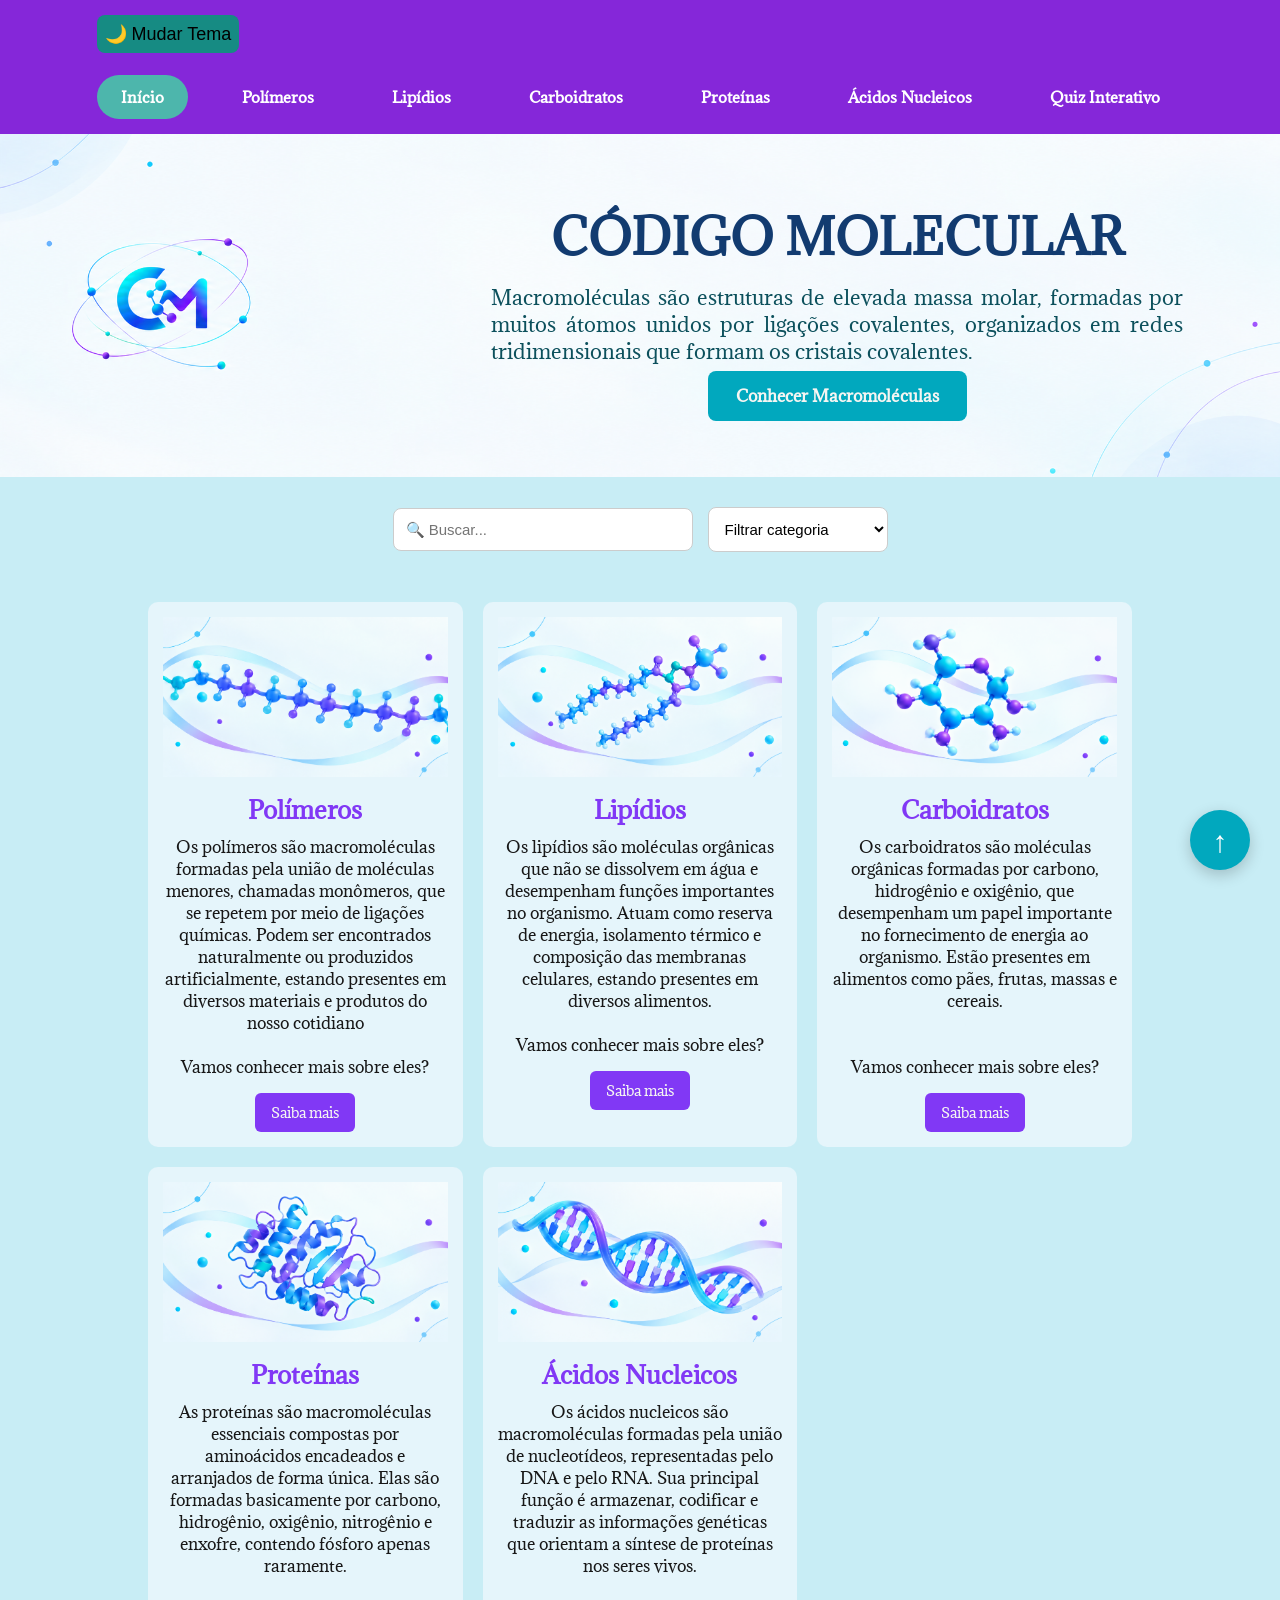
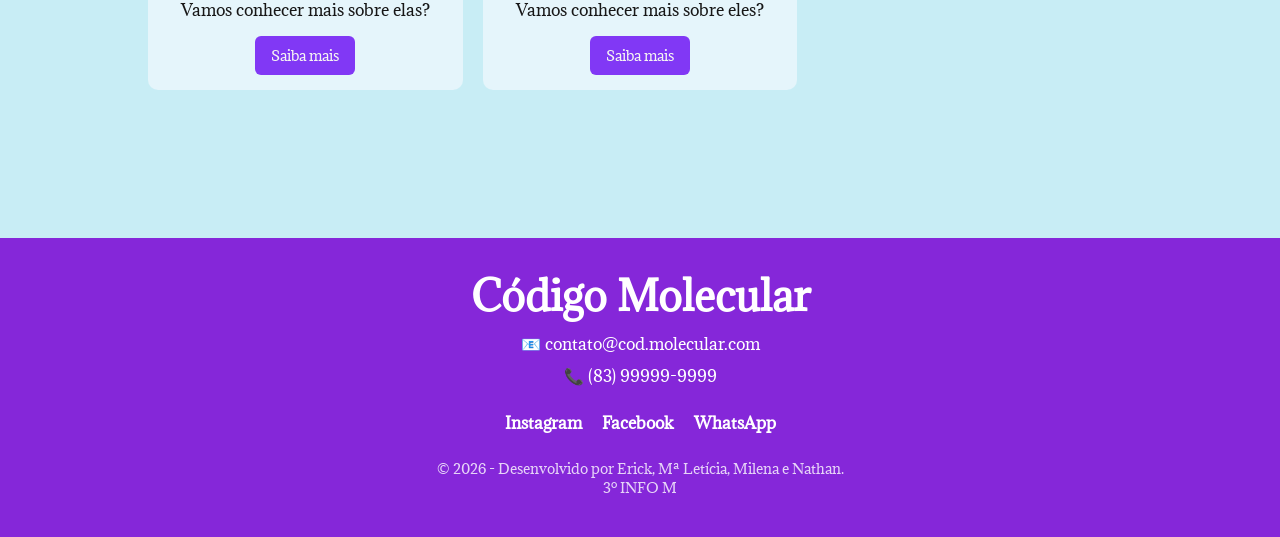
<file: index.html>
<!DOCTYPE html>
<html lang="pt-br">
<head>
    <meta charset="UTF-8">
    <meta name="viewport" content="width=device-width, initial-scale=1.0">
    <title>Código Molecular</title>
    <link rel="stylesheet" href="css/style.css">
    <script src="js/script.js" defer></script>
</head>
<body>
    <header class="topo">
        <section>
            <button id="botao-tema" aria-label="Ativar modo escuro"></button>
            <button id="botao-menu" aria-label="Abrir menu" aria-expanded="false">
                ☰
            </button>
            <nav id="menu">
                <a href="index.html#inicio">Início</a>
                <a href="polimeros.html">Polímeros</a>
                <a href="lipidios.html">Lipídios</a>
                <a href="carboidratos.html">Carboidratos</a>
                <a href="proteinas.html">Proteínas</a>
                <a href="acidos-nucleicos.html">Ácidos Nucleicos</a>
                <a href="quiz-interativo.html">Quiz Interativo</a>
            </nav>
        </section>
    </header>
    
    <section class="banner" id="inicio">
        <div class="banner-content">
            <h1 class="titulo">CÓDIGO MOLECULAR</h1>
            <p class="lead">Macromoléculas são estruturas de elevada massa molar, formadas por muitos átomos unidos por ligações covalentes,
            organizados em redes tridimensionais que formam os cristais covalentes.</p>
            <a href="#cartoes" class="botao">Conhecer Macromoléculas</a>
        </div>
    </section>

    <div class="filtros">
        <input type="text" id="buscar" placeholder="🔍 Buscar...">
        <select id="ordenar">
            <option value="">Filtrar categoria</option>
            <option value="alimentacao">Alimentação</option>
            <option value="saude">Saúde</option>
            <option value="meio-ambiente">Meio Ambiente</option>
            <option value="industria-tecnologia">Indústria e Tecnologia</option>
        </select>
    </div>


    <div id="cartoes"></div>

    <a href="#inicio" class="voltar-topo">
        ↑
    </a>

<footer id="contato">

    <h3>Código Molecular</h3>

    <p>📧 contato@cod.molecular.com</p>

    <p>📞 (83) 99999-9999</p>

    <div class="redes">
        <a href="#">Instagram</a>
        <a href="#">Facebook</a>
        <a href="#">WhatsApp</a>
    </div>

    <p class="copyright">
        © 2026 - Desenvolvido por Erick, Mª Letícia, Milena e Nathan. <br> 3º INFO M  
    </p>

</footer>

    
</body>
</html>
</file>
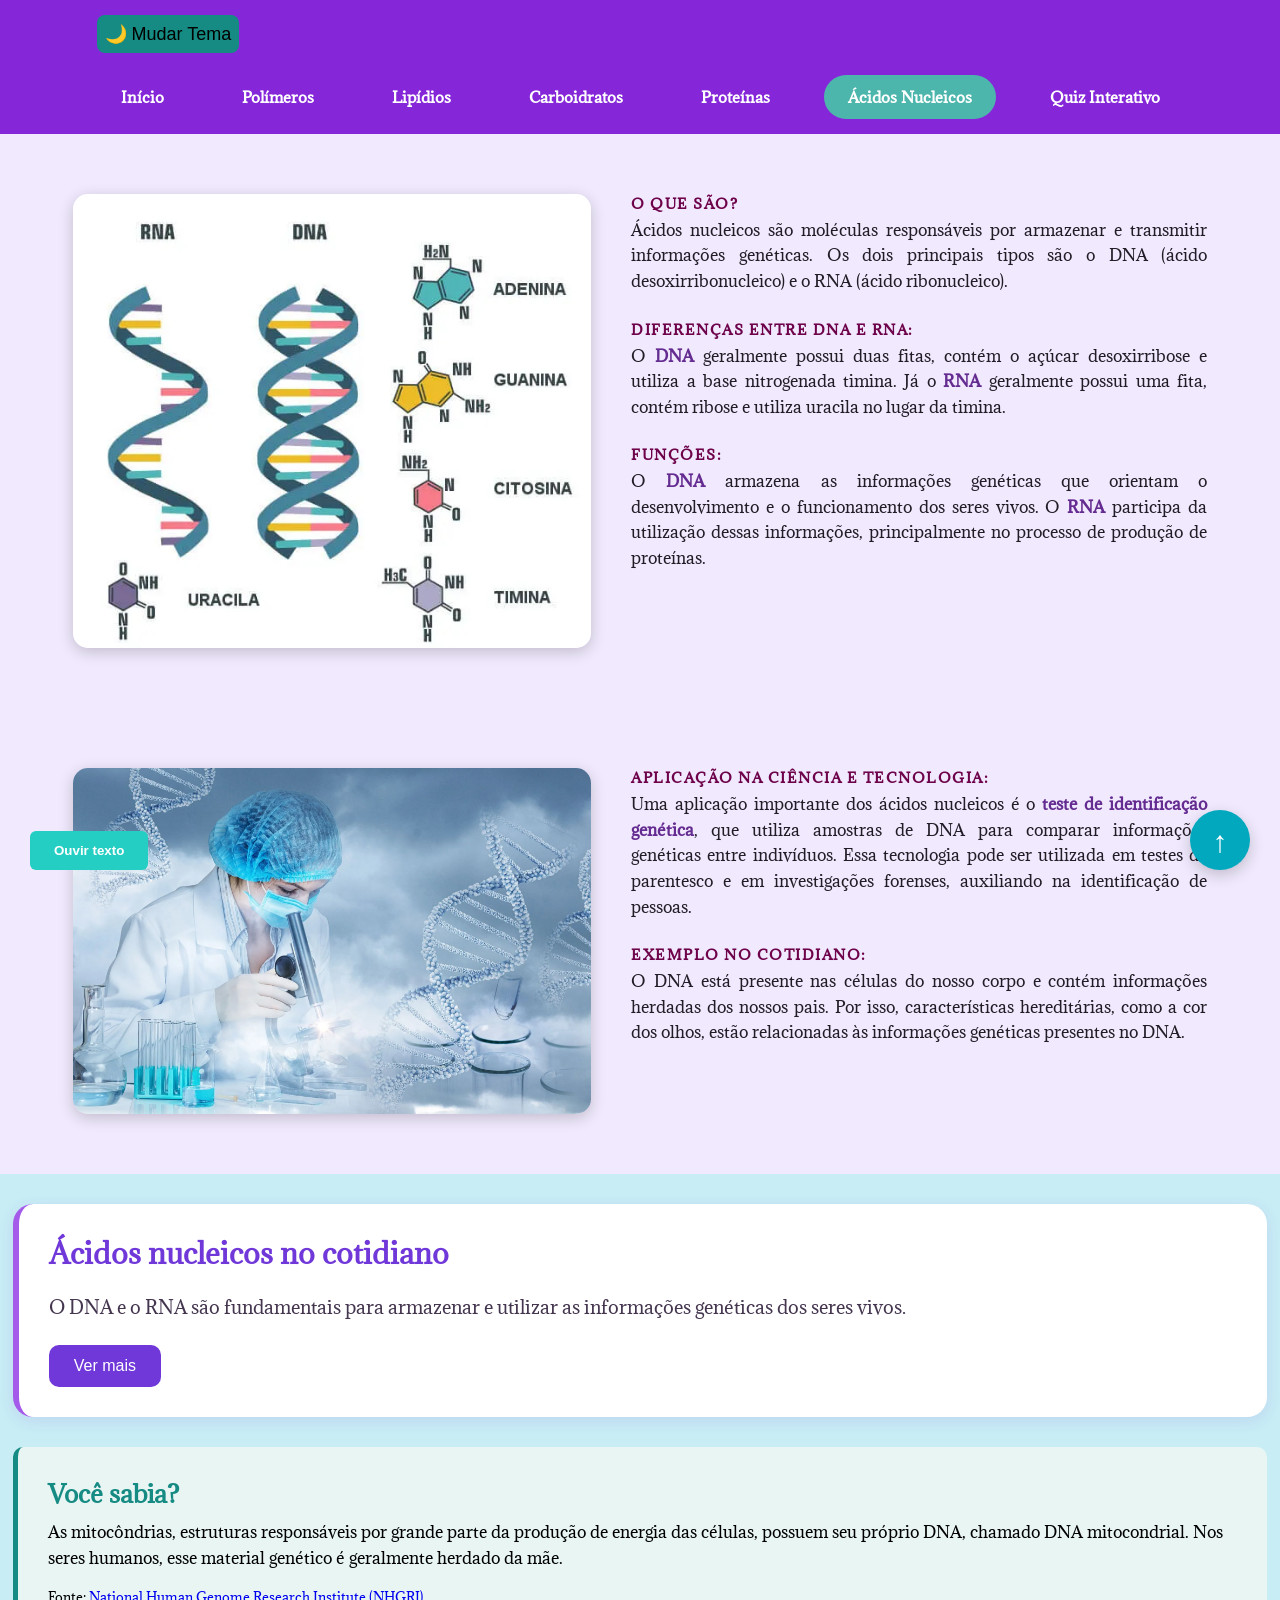
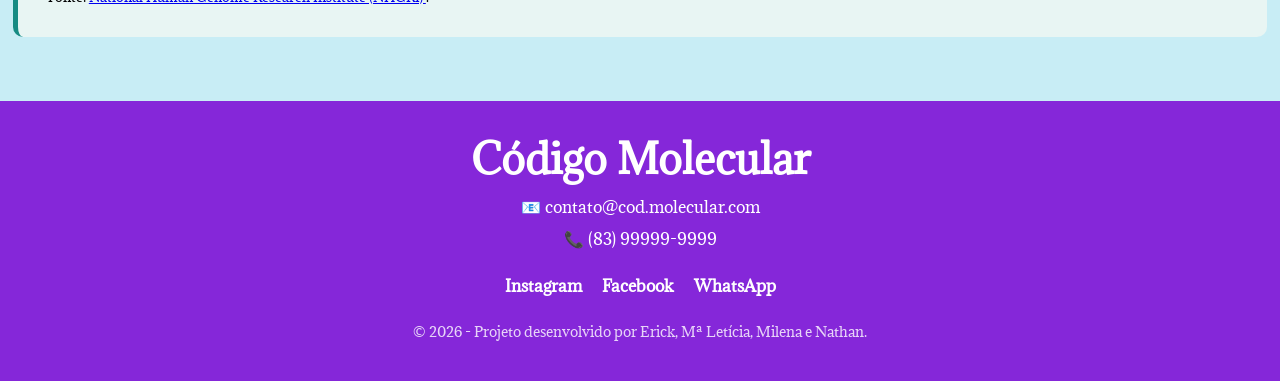
<file: acidos-nucleicos.html>
<!DOCTYPE html>
<html lang="en">
<head>
    <meta charset="UTF-8">
    <meta name="viewport" content="width=device-width, initial-scale=1.0">
    <title>Ácidos Nucleicos</title>
    <link rel="stylesheet" href="css/style.css">
    <script src="js/script.js" defer></script>
</head>
<body>
    <header class="topo">
        <section>
            <button id="botao-tema" aria-label="Ativar modo escuro"></button>
            <button id="botao-menu" aria-label="Abrir menu" aria-expanded="false">
                ☰
            </button>
            <nav id="menu">
                <a href="index.html">Início</a>
                <a href="polimeros.html">Polímeros</a>
                <a href="lipidios.html">Lipídios</a>
                <a href="carboidratos.html">Carboidratos</a>
                <a href="proteinas.html">Proteínas</a>
                <a href="acidos-nucleicos.html">Ácidos Nucleicos</a>
                <a href="quiz-interativo.html">Quiz Interativo</a>
            </nav>
        </section>
    </header>

    <section class="polimeros">
        <button onclick="falarTexto()" class="botaoFala">Ouvir texto</button>
        <div class="polimero-imagem">
            <img src="img/dna-rna.webp" alt="Representação do DNA e RNA" class="imagem-polimero">
        </div>
        
        <div class="polimero-texto">
            <h3 class="conteudo">O QUE SÃO?</h3>
            <p class="conteudo">Ácidos nucleicos são moléculas responsáveis por armazenar e transmitir informações genéticas. 
                Os dois principais tipos são o DNA (ácido desoxirribonucleico) e o RNA (ácido ribonucleico).</p>

            <h3 class="conteudo">DIFERENÇAS ENTRE DNA E RNA:</h3>          
            <p  class="conteudo">O <b><span style="color: #642b91">DNA</span></b> geralmente possui duas fitas, contém o açúcar 
                desoxirribose e utiliza a base nitrogenada timina. Já o <b><span style="color: #642b91">RNA</span></b> geralmente 
                possui uma fita, contém ribose e utiliza uracila no lugar da timina.</p>

            <h3 class="conteudo">FUNÇÕES:</h3>
            <p class="conteudo">O <b><span style="color: #642b91">DNA</span></b> armazena as informações genéticas que orientam o 
                desenvolvimento e o funcionamento dos seres vivos. O <b><span style="color: #642b91">RNA</span></b> participa 
                da utilização dessas informações, principalmente no processo de produção de proteínas.</p>
        </div>
    </section>

    <section class="impacto">
        <div class="polimero-img02">
            <img src="img/teste-dna.webp" alt="Análise de DNA em laboratório" class="impacto-ambiental">
        </div>

        <div class="polimero-texto">
            <h3 class="conteudo">APLICAÇÃO NA CIÊNCIA E TECNOLOGIA:</h3>
            <p  class="conteudo">Uma aplicação importante dos ácidos nucleicos é o <b><span style="color: #642b91">teste de identificação genética</span></b>, que utiliza amostras de DNA para comparar informações genéticas entre indivíduos. Essa tecnologia pode ser utilizada em testes de parentesco e em investigações forenses, auxiliando na identificação de pessoas.</p>

            <h3 class="conteudo">EXEMPLO NO COTIDIANO:</h3>
            <p class="conteudo">O DNA está presente nas células do nosso corpo e contém informações herdadas dos nossos pais. Por isso, características hereditárias, como a cor dos olhos, estão relacionadas às informações genéticas presentes no DNA.</p>
        </div>

    </section>
        <section class="resumo-acidos">

        <h2 class="conteudo">Ácidos nucleicos no cotidiano</h2>

        <p class="conteudo">O DNA e o RNA são fundamentais para armazenar e utilizar
            as informações genéticas dos seres vivos.
        </p>

        <div class="conteudo-extra">
            <p class="conteudo">Os ácidos nucleicos são formados por unidades chamadas
                nucleotídeos e possuem dois tipos principais: DNA e RNA.
                O DNA armazena as informações genéticas, enquanto o RNA
                participa da utilização dessas informações, principalmente
                na produção de proteínas.
            </p>

            <p class="conteudo">Eles possuem aplicações importantes na ciência, como os
                testes de identificação genética, utilizados para investigar
                relações de parentesco e auxiliar na identificação de pessoas.
                Além disso, o DNA está presente nas células do nosso corpo
                e carrega características hereditárias transmitidas pelos pais.
            </p>
        </div>

        <button class="botao-expandir" onclick="alternarTexto(this)">
            Ver mais
        </button>

    </section>

    <section class="curiosidade">
        <h2 class="conteudo">Você sabia?</h2>
        <p class="conteudo">As mitocôndrias, estruturas responsáveis por grande parte
            da produção de energia das células, possuem seu próprio DNA,
            chamado DNA mitocondrial. Nos seres humanos, esse material
            genético é geralmente herdado da mãe.
        </p>

        <p class="fonte">
            Fonte:
            <a href="https://www.genome.gov/genetics-glossary/Mitochondrial-DNA"
            target="_blank">
                National Human Genome Research Institute (NHGRI)
            </a>.
        </p>
    </section>
    
    <a href="acidos-nucleicos.html" class="voltar-topo">
        ↑
    </a>

    <footer id="contato">

        <h3>Código Molecular</h3>

        <p>📧 contato@cod.molecular.com</p>

        <p>📞 (83) 99999-9999</p>

        <div class="redes">
            <a href="#">Instagram</a>
            <a href="#">Facebook</a>
            <a href="#">WhatsApp</a>
        </div>

        <p class="copyright">
            © 2026 - Projeto desenvolvido por Erick, Mª Letícia, Milena e Nathan. 
        </p>

    </footer>
</body>
</html>
</file>
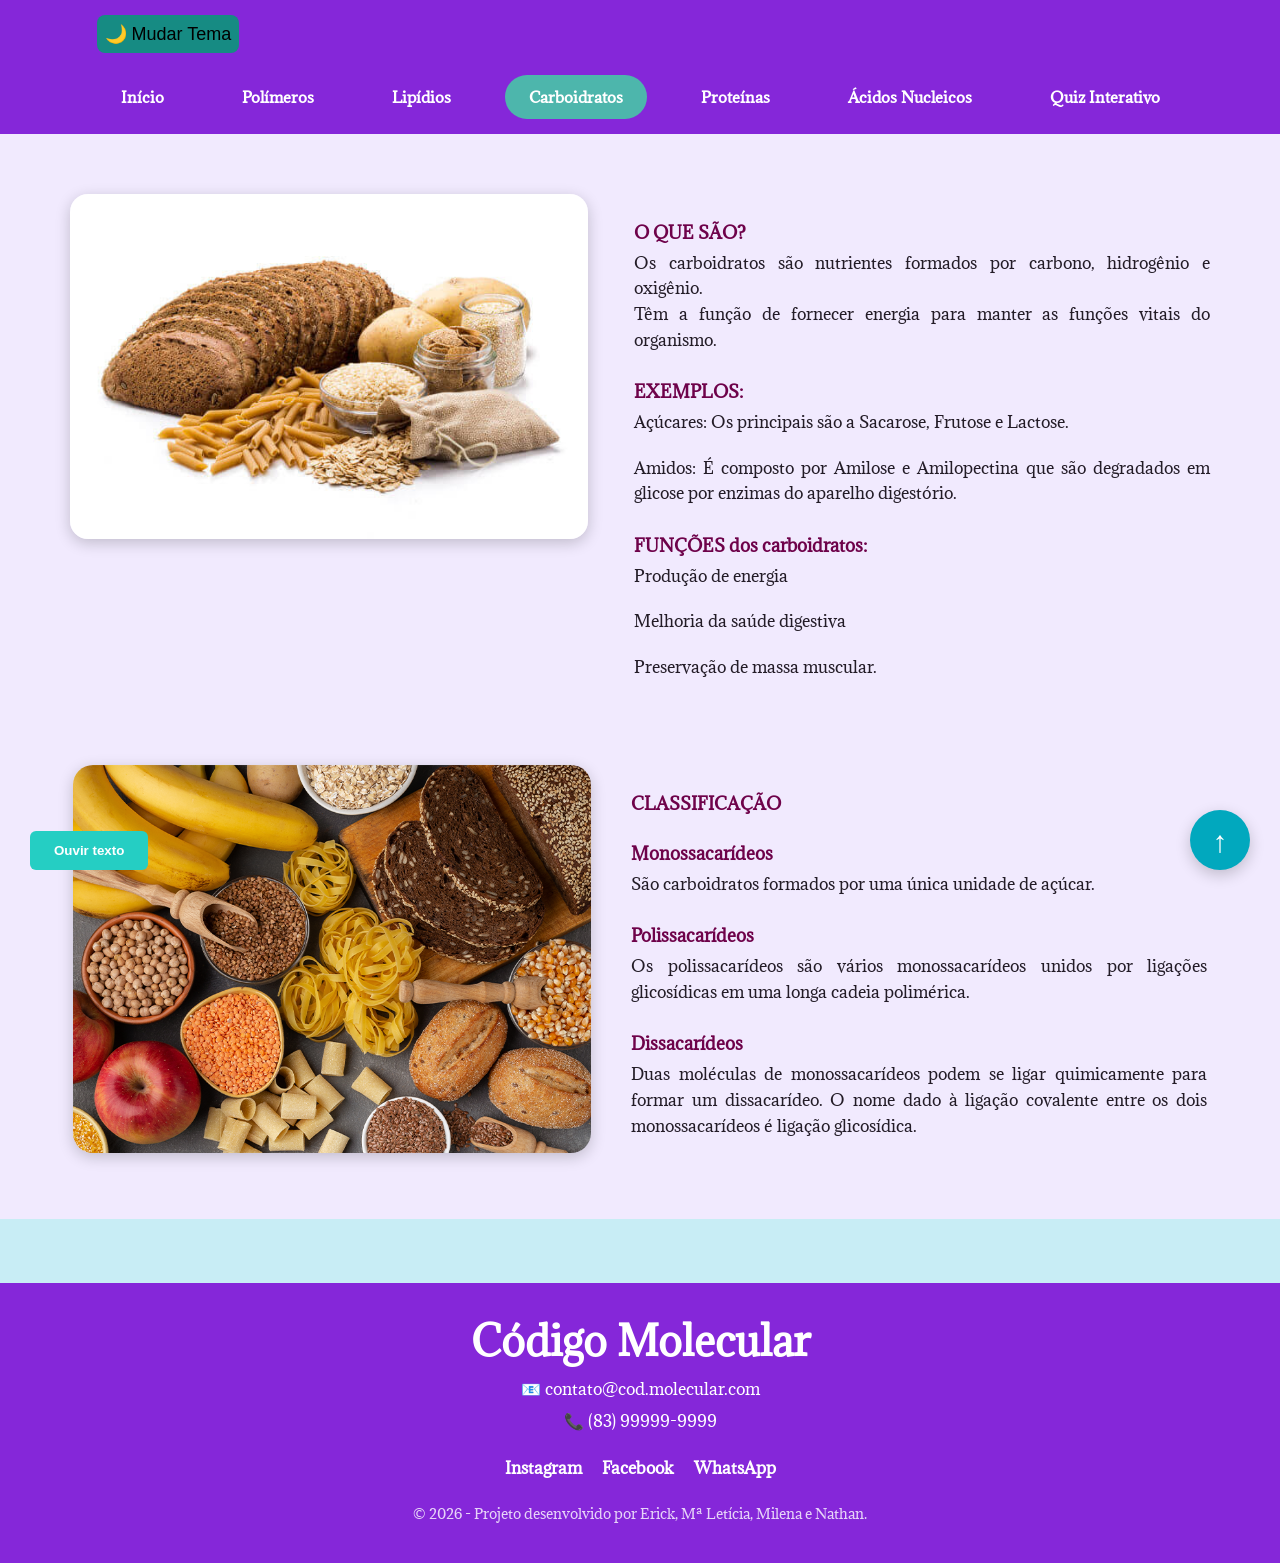
<file: carboidratos.html>
<!DOCTYPE html>
<html lang="pt-br">
<head>
    <meta charset="UTF-8">
    <meta name="viewport" content="width=device-width, initial-scale=1.0">
    <title>Carboidratos</title>
    <link rel="stylesheet" href="css/style.css">
    <script src="js/script.js" defer></script>
</head>
<body>
    <header class="topo">
        <section>
            <button id="botao-tema" aria-label="Ativar modo escuro"></button>
            <button id="botao-menu" aria-label="Abrir menu" aria-expanded="false">
                ☰
            </button>
            <nav id="menu">
                <a href="index.html">Início</a>
                <a href="polimeros.html">Polímeros</a>
                <a href="lipidios.html">Lipídios</a>
                <a href="carboidratos.html">Carboidratos</a>
                <a href="proteinas.html">Proteínas</a>
                <a href="acidos-nucleicos.html">Ácidos Nucleicos</a>
                <a href="quiz-interativo.html">Quiz Interativo</a>
            </nav>
        </section>
    </header>

    <section class="Carboidratos">
        <button onclick="falarTexto()" class="botaoFala">Ouvir texto</button>
        <div class="Carboidrato">
            <img src="img/Carboidratos1.jpeg" alt="Alimentos que contem carboidratos" class="imagem-carboidratos">
        </div>
    
        <div class="carboidratos-texto">
            <h5 class="conteudo">O QUE SÃO?</h5>
            <p class="conteudo">Os carboidratos são nutrientes formados por carbono, hidrogênio e oxigênio. <br> Têm a função de fornecer energia para manter as funções vitais do organismo.
</p>
            <h5 class="conteudo">EXEMPLOS:</h5>          
            <p class="conteudo">Açúcares: Os principais são a Sacarose, Frutose e Lactose. </p>
            <p class="conteudo">Amidos: É composto por Amilose e Amilopectina que são degradados em glicose por enzimas do aparelho digestório. </p>
            <h5 class="conteudo">FUNÇÕES dos carboidratos:</h5>
            <p class="conteudo">Produção de energia </p>
            <p class="conteudo">Melhoria da saúde digestiva</p>
            <p class="conteudo">Preservação de massa muscular.</p>
        </div>
    </section>

    
<section class="classificacao">

    <div class="carboidratos-img">
        <img src="img/carboidratos2.png"alt="Tipos de carboidratos" class="clasificacao-carb">
    </div>
    <div class="carboidratos-texto">
        <h5 class="conteudo">CLASSIFICAÇÃO</h5>
        <h5 class="conteudo">Monossacarídeos</h5>
        <p class="conteudo">São carboidratos formados por uma única unidade de açúcar.</p>
        <h5 class="conteudo">Polissacarídeos</h5>
        <p class="conteudo">Os polissacarídeos são vários monossacarídeos unidos por ligações glicosídicas em uma longa cadeia polimérica.</p>
        <h5 class="conteudo">Dissacarídeos</h5>
        <p class="conteudo">Duas moléculas de monossacarídeos podem se ligar quimicamente para formar um dissacarídeo. O nome dado à ligação covalente entre os dois monossacarídeos é ligação glicosídica.</p>

    </div>



</section>    
    <a href="carboidratos.html" class="voltar-topo">
        ↑
    </a>

<footer id="contato">

    <h3>Código Molecular</h3>

    <p>📧 contato@cod.molecular.com</p>

    <p>📞 (83) 99999-9999</p>

    <div class="redes">
        <a href="#">Instagram</a>
        <a href="#">Facebook</a>
        <a href="#">WhatsApp</a>
    </div>

    <p class="copyright">
        © 2026 - Projeto desenvolvido por Erick, Mª Letícia, Milena e Nathan. 
    </p>

</footer>


    
</body>
</html>
</file>
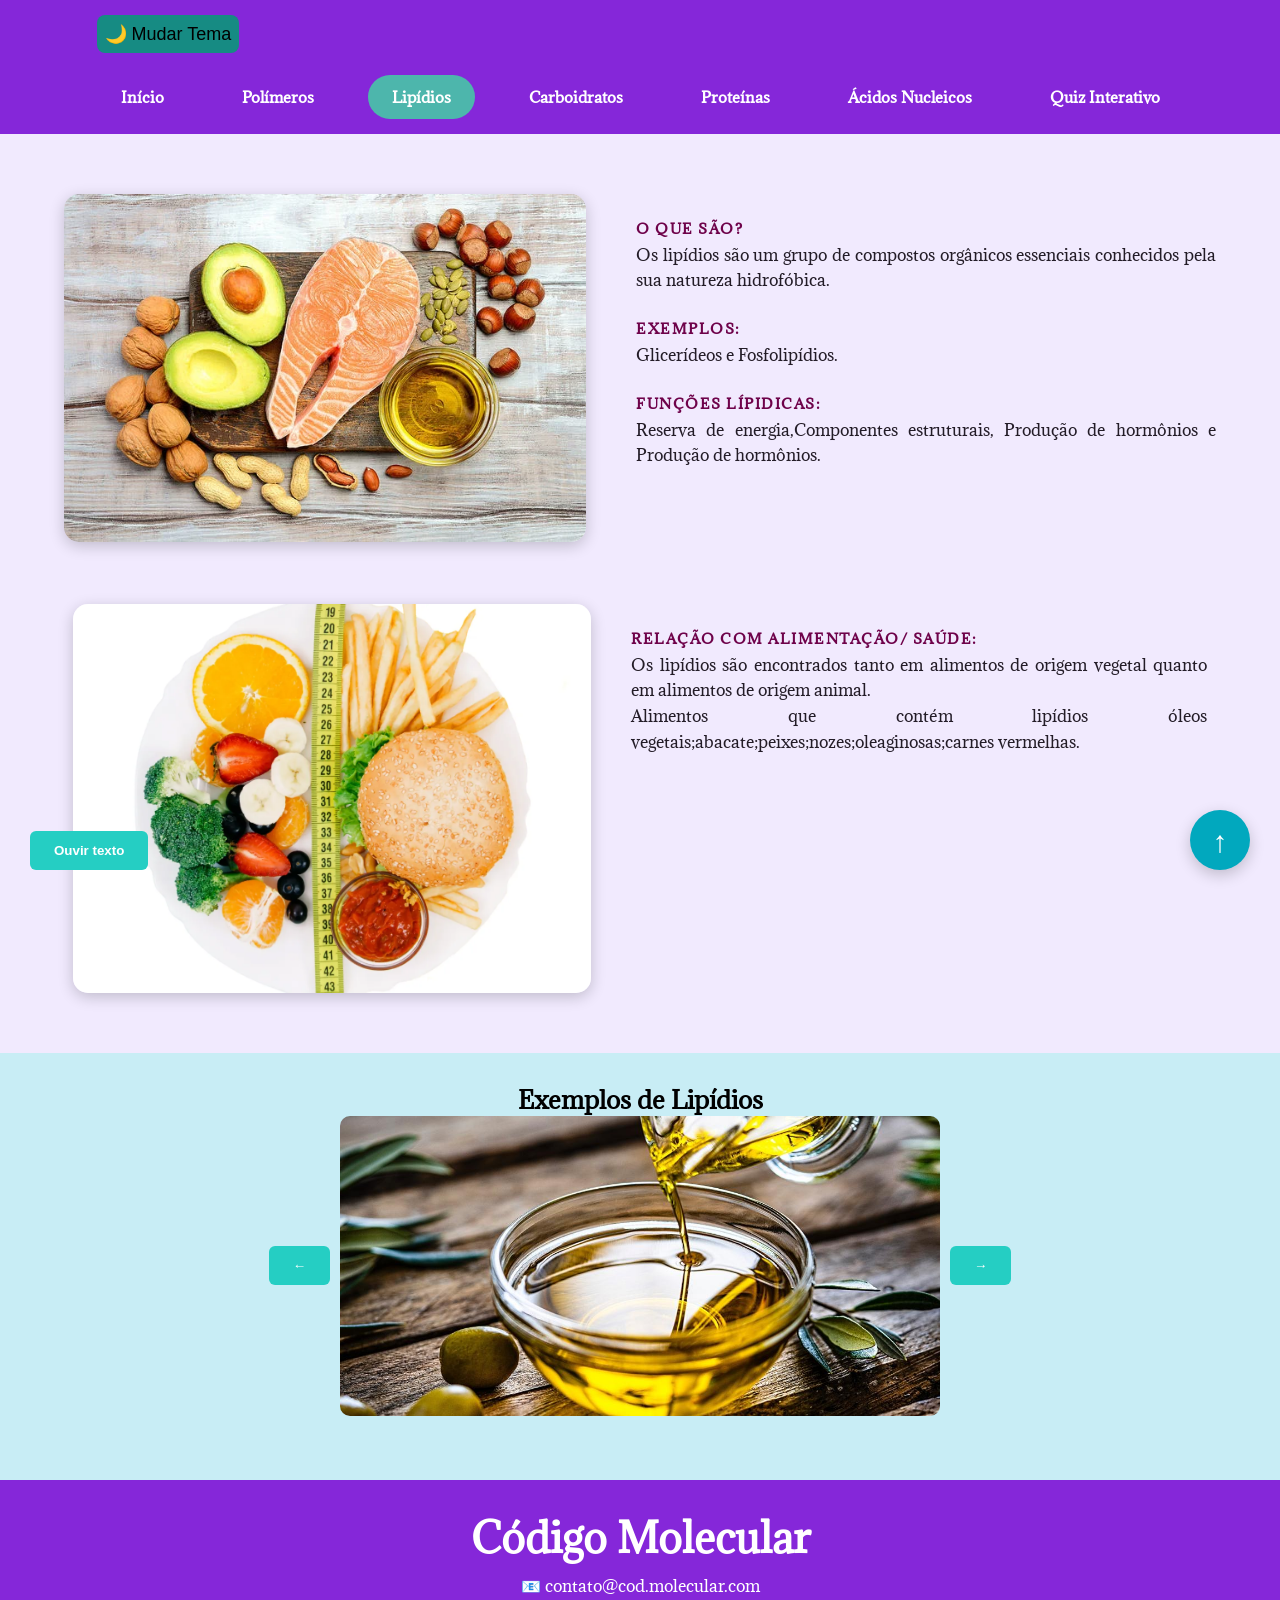
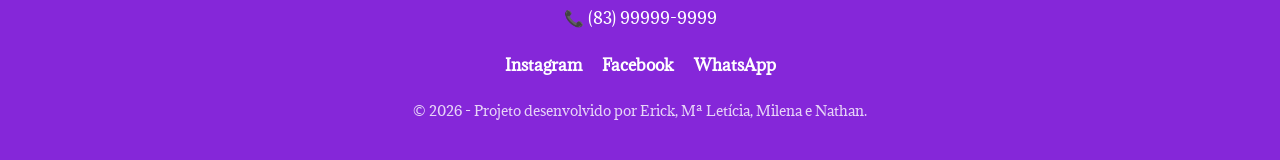
<file: lipidios.html>
<!DOCTYPE html>
<html lang="pt-br">
<head>
    <meta charset="UTF-8">
    <meta name="viewport" content="width=device-width, initial-scale=1.0">
    <title>Lipídios</title>
    <link rel="stylesheet" href="css/style.css">
    <script src="js/script.js" defer></script>
</head>
<body>
    <header class="topo">
        <section>
            <button id="botao-tema" aria-label="Ativar modo escuro"></button>
            <button id="botao-menu" aria-label="Abrir menu" aria-expanded="false">
                ☰
            </button>
            <nav id="menu">
                <a href="index.html">Início</a>
                <a href="polimeros.html">Polímeros</a>
                <a href="lipidios.html">Lipídios</a>
                <a href="carboidratos.html">Carboidratos</a>
                <a href="proteinas.html">Proteínas</a>
                <a href="acidos-nucleicos.html">Ácidos Nucleicos</a>
                <a href="quiz-interativo.html">Quiz Interativo</a>
            </nav>
        </section>
    </header>

    <section class="Lipidios">
        <button onclick="falarTexto()" class="botaoFala">Ouvir texto</button>
        <div class="Lipidio">
        <img src="img/lipidios.webp" alt="Alimentos que contem lipidios" class="imagem-lipidio">
        </div>
    
        <div class="lipidio-texto">
            <h4 class="conteudo">O QUE SÃO?</h4>
            <p class="conteudo">Os lipídios são um grupo de compostos orgânicos essenciais conhecidos pela sua natureza hidrofóbica.</p>
            <h4 class="conteudo">EXEMPLOS:</h4>          
            <p class="conteudo">Glicerídeos e Fosfolipídios.</p>
            <h4 class="conteudo">FUNÇÕES Lípidicas:</h4>
            <p class="conteudo">Reserva de energia,Componentes estruturais, 
                Produção de hormônios e Produção de hormônios.  </p>
        </div>
    </section>

    <section class="saude">
        <div class="lipidios-saude">
            <img src="img/Lipidio2.webp" alt="relacao com a saude" class="saude-humana">
        </div>

        <div class="lipidio-texto">
            <h4 class="conteudo">Relação com alimentação/ Saúde:</h4>
            <p class="conteudo">Os lipídios são encontrados tanto em alimentos de origem vegetal
             quanto em alimentos de origem animal. <br> Alimentos que contém lipídios óleos 
             vegetais;abacate;peixes;nozes;oleaginosas;carnes vermelhas.
            </p>
        </div>

    </section>

     <div class="exemplos"> 
        <h2>Exemplos de Lipídios</h2>
        <div class="slider">
            <button id="anterior" class="botaoControle">←</button>

            <div class="janelaSlider">
                <div class="imagensSlider">
                    <img src="img/Lipidios.jpg" alt="Lipídios">
                    <img src="img/Carne de peixe.jpeg" alt="Carne de peixe">
                    <img src="img/Oleaginosas.webp" alt="Oleaginosas">
                </div>
            </div>

            <button id="proximo" class="botaoControle">→</button>
        </div>
    </div>
    
    <a href="lipidios.html" class="voltar-topo">
        ↑
    </a>

    <footer id="contato">

        <h3>Código Molecular</h3>

        <p>📧 contato@cod.molecular.com</p>

        <p>📞 (83) 99999-9999</p>

        <div class="redes">
            <a href="#">Instagram</a>
            <a href="#">Facebook</a>
            <a href="#">WhatsApp</a>
        </div>

        <p class="copyright">
            © 2026 - Projeto desenvolvido por Erick, Mª Letícia, Milena e Nathan. 
        </p>

    </footer>


    
</body>
</html>
</file>
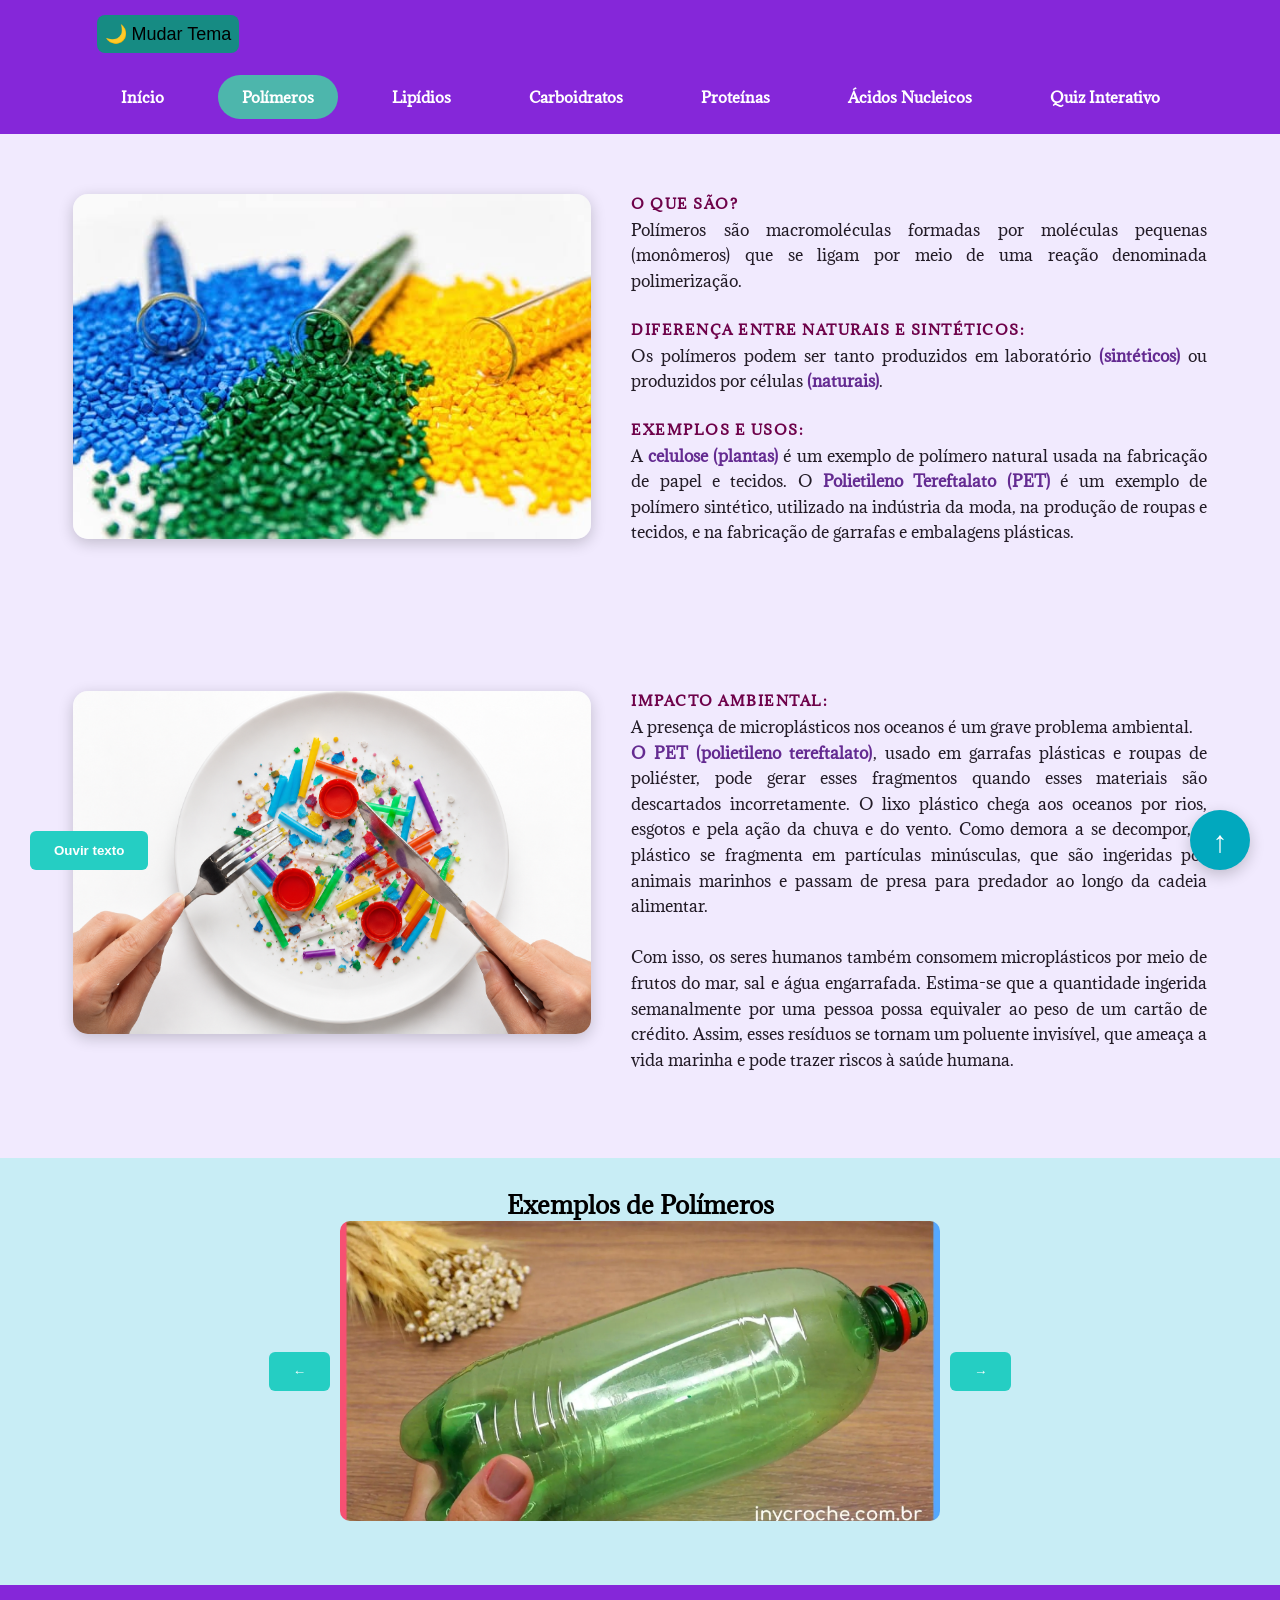
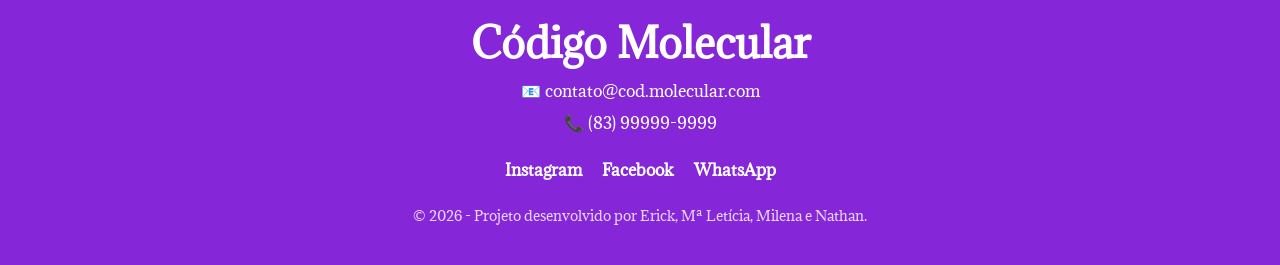
<file: polimeros.html>
<!DOCTYPE html>
<html lang="pt-br">
<head>
    <meta charset="UTF-8">
    <meta name="viewport" content="width=device-width, initial-scale=1.0">
    <title>Polímeros</title>
    <link rel="stylesheet" href="css/style.css">
    <script src="js/script.js" defer></script>
</head>
<body>
    <header class="topo">
        <section>
            <button id="botao-tema" aria-label="Ativar modo escuro"></button>
            <button id="botao-menu" aria-label="Abrir menu" aria-expanded="false">
                ☰
            </button>
            <nav id="menu">
                <a href="index.html">Início</a>
                <a href="polimeros.html">Polímeros</a>
                <a href="lipidios.html">Lipídios</a>
                <a href="carboidratos.html">Carboidratos</a>
                <a href="proteinas.html">Proteínas</a>
                <a href="acidos-nucleicos.html">Ácidos Nucleicos</a>
                <a href="quiz-interativo.html">Quiz Interativo</a>
            </nav>
        </section>
    </header>

    <section class="polimeros">
        <button onclick="falarTexto()" class="botaoFala">Ouvir texto</button>
        <div class="polimero-imagem">
            <img src="img/polimeros-img.jpeg" alt="Polímeros Coloridos" class="imagem-polimero">
        </div>
    
        <div class="polimero-texto">
            <h3 class="conteudo">O QUE SÃO?</h3>
            <p class="conteudo">Polímeros são macromoléculas formadas por moléculas pequenas (monômeros) que se ligam por meio de uma reação denominada polimerização. </p>
            <h3 class="conteudo">DIFERENÇA ENTRE NATURAIS E SINTÉTICOS:</h3>          
            <p class="conteudo">Os polímeros podem ser tanto produzidos em laboratório <b><span style="color: #642b91">(sintéticos)</span></b> ou produzidos por células <b><span style="color: #642b91">(naturais)</span></b>. </p>
            <h3 class="conteudo">EXEMPLOS E USOS:</h3>
            <p class="conteudo"> A <b><span style="color: #642b91">celulose (plantas)</span></b> é um exemplo de polímero natural usada na fabricação de papel e tecidos.
                O <b><span style="color: #642b91">Polietileno Tereftalato (PET)</span></b> é um exemplo de polímero sintético,
                utilizado na indústria da moda, na produção de roupas e tecidos, 
                e na fabricação de garrafas e embalagens plásticas. </p>
        </div>
    </section>

    <section class="impacto">
        <div class="polimero-img02">
            <img src="img/microplastico.png" alt="Microplastico" class="impacto-ambiental">
        </div>

        <div class="polimero-texto">
            <h3 class="conteudo">IMPACTO AMBIENTAL:</h3>
            <p class="conteudo">A presença de microplásticos nos oceanos é um grave problema ambiental. <br> <b><span style="color: #642b91">O PET (polietileno tereftalato)</span></b>, usado em garrafas plásticas e roupas de poliéster,
                 pode gerar esses fragmentos quando esses materiais são descartados incorretamente. O lixo plástico chega aos oceanos por rios, esgotos e pela ação da chuva e do vento. 
                Como demora a se decompor, o plástico se fragmenta em partículas minúsculas, que são ingeridas por animais marinhos e passam de presa para predador ao longo da cadeia alimentar. <br> <br>

                Com isso, os seres humanos também consomem microplásticos por meio de frutos do mar, sal e água engarrafada. Estima-se que a quantidade ingerida semanalmente
                por uma pessoa possa equivaler ao peso de um cartão de crédito. Assim, esses resíduos se tornam um poluente invisível, que ameaça a vida marinha e pode trazer riscos à saúde humana.</p>
        </div>

    </section>

    <div class="exemplos"> 
        <h2>Exemplos de Polímeros</h2>
        <div class="slider">
            <button id="anterior" class="botaoControle">←</button>

            <div class="janelaSlider">
                <div class="imagensSlider">
                    <img src="img/garrafaPet.webp" alt="Garrafa PET">
                    <img src="img/CanoPvc.jpg" alt="Cano de PVC">
                    <img src="img/ISOPOR.webp" alt="Isopor">
                </div>
            </div>

            <button id="proximo" class="botaoControle">→</button>
        </div>
    </div>
        
    
    <a href="polimeros.html" class="voltar-topo">
        ↑
    </a>

    <footer id="contato">

        <h3>Código Molecular</h3>

        <p>📧 contato@cod.molecular.com</p>

        <p>📞 (83) 99999-9999</p>

        <div class="redes">
            <a href="#">Instagram</a>
            <a href="#">Facebook</a>
            <a href="#">WhatsApp</a>
        </div>

        <p class="copyright">
            © 2026 - Projeto desenvolvido por Erick, Mª Letícia, Milena e Nathan. 
        </p>

    </footer>


    
</body>
</html>
</file>
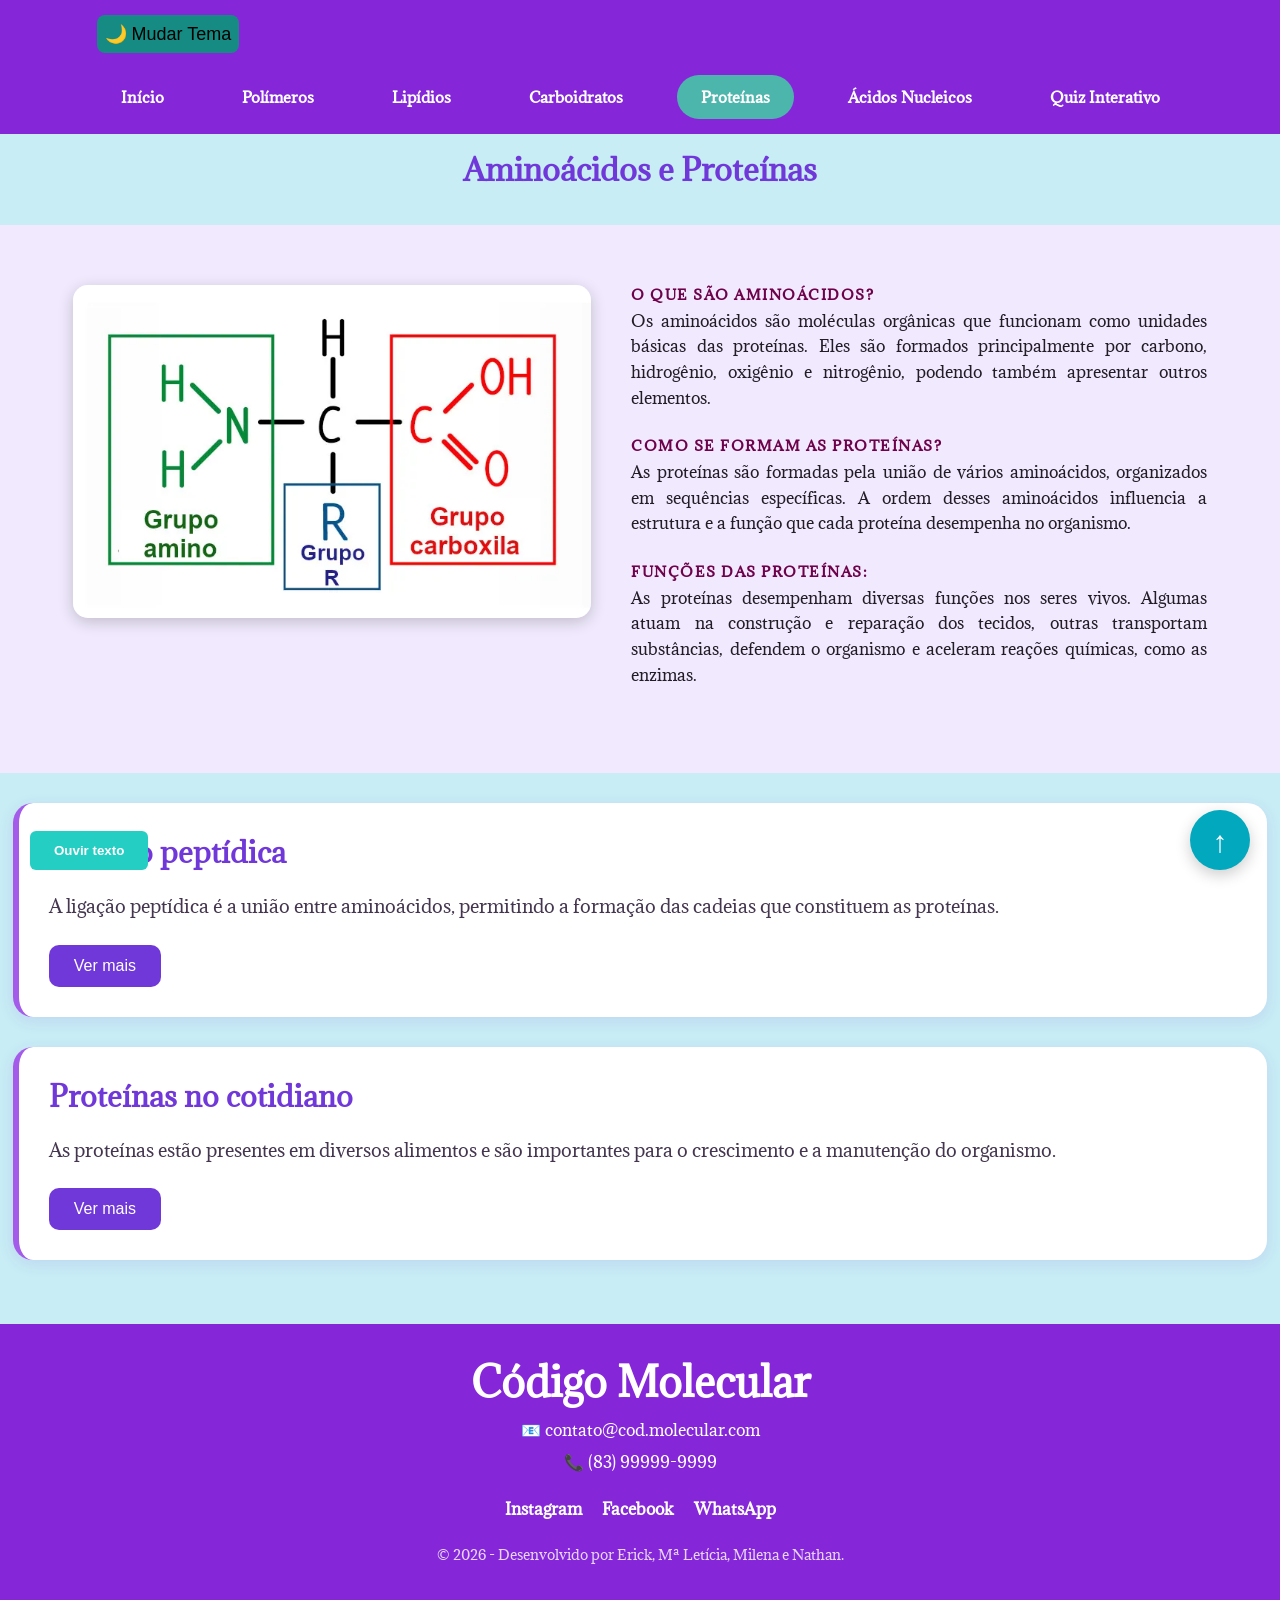
<file: proteinas.html>
<!DOCTYPE html>
<html lang="en">
<head>
    <meta charset="UTF-8">
    <meta name="viewport" content="width=device-width, initial-scale=1.0">
    <title>Aminoácidos e proteínas</title>
    <link rel="stylesheet" href="css/style.css">
    <script src="js/script.js" defer> </script>
</head>
<body>
    <header class="topo">
        <section>
            <button id="botao-tema" aria-label="Ativar modo escuro"></button>
            <button id="botao-menu" aria-label="Abrir menu" aria-expanded="false">
                ☰
            </button>
            <nav id="menu">
                <a href="index.html">Início</a>
                <a href="polimeros.html">Polímeros</a>
                <a href="lipidios.html">Lipídios</a>
                <a href="carboidratos.html">Carboidratos</a>
                <a href="proteinas.html">Proteínas</a>
                <a href="acidos-nucleicos.html">Ácidos Nucleicos</a>
                <a href="quiz-interativo.html">Quiz Interativo</a>
            </nav>
        </section>
    </header>

    <section class="proteinas">
        <button onclick="falarTexto()" class="botaoFala">Ouvir texto</button>
        <h1>Aminoácidos e Proteínas</h1>
    </section>

    <section class="polimeros">
        <div class="polimero-imagem">
            <img src="img/aminoacido.webp" class="imagem-polimero">
        </div>

        <div class="polimero-texto">
            <h3 class="conteudo">O QUE SÃO AMINOÁCIDOS?</h3>
            <p class="conteudo">Os aminoácidos são moléculas orgânicas que funcionam como
                unidades básicas das proteínas. Eles são formados principalmente
                por carbono, hidrogênio, oxigênio e nitrogênio, podendo também
                apresentar outros elementos.
            </p>

            <h3 class="conteudo">COMO SE FORMAM AS PROTEÍNAS?</h3>
            <p class="conteudo">As proteínas são formadas pela união de vários aminoácidos,
                organizados em sequências específicas. A ordem desses aminoácidos
                influencia a estrutura e a função que cada proteína desempenha
                no organismo.
            </p>

            <h3 class="conteudo">FUNÇÕES DAS PROTEÍNAS:</h3>
            <p class="conteudo">As proteínas desempenham diversas funções nos seres vivos.
                Algumas atuam na construção e reparação dos tecidos, outras
                transportam substâncias, defendem o organismo e aceleram
                reações químicas, como as enzimas.
            </p>

        </div>
    </section>

    <section class="resumo-acidos">
        <h2 class="conteudo">Ligação peptídica</h2>
        <p class="conteudo">A ligação peptídica é a união entre aminoácidos, permitindo
            a formação das cadeias que constituem as proteínas.
        </p>

        <div class="conteudo-extra">
            <div class="polimero-imagem">
                <img src="img/ligacao-peptidica.jpg" class="imagem-polimero">
            </div>
            <p class="conteudo">Essa ligação ocorre entre o grupo carboxila de um aminoácido
                e o grupo amino de outro, com liberação de uma molécula de água.
                A repetição desse processo forma uma cadeia de aminoácidos,
                que pode se organizar e originar uma proteína.
            </p>

        </div>

        <button class="botao-expandir" onclick="alternarTexto(this)">
            Ver mais
        </button>

    </section>

    <section class="resumo-acidos">
        <h2 class="conteudo">Proteínas no cotidiano</h2>

        <p class="conteudo">As proteínas estão presentes em diversos alimentos e são
            importantes para o crescimento e a manutenção do organismo.
        </p>

        <div class="conteudo-extra">
            <p class="conteudo">Alimentos como ovos, leite, carnes e feijão são fontes de
                proteínas. Durante a digestão, elas são quebradas em
                aminoácidos, que são absorvidos pelo organismo e utilizados
                na produção de novas proteínas.
            </p>

            <p class="conteudo">Essas moléculas participam da construção e reparação dos
                tecidos, da defesa do organismo e de várias atividades
                essenciais para o funcionamento do corpo.
            </p>

        </div>

        <button class="botao-expandir" onclick="alternarTexto(this)">
            Ver mais
        </button>

    </section>

    <a href="proteinas.html" class="voltar-topo">↑</a>

    <footer id="contato">
        <h3>Código Molecular</h3>

        <p>📧 contato@cod.molecular.com</p>
        <p>📞 (83) 99999-9999</p>

        <div class="redes">
            <a href="#">Instagram</a>
            <a href="#">Facebook</a>
            <a href="#">WhatsApp</a>
        </div>

        <p class="copyright">
            © 2026 - Desenvolvido por Erick, Mª Letícia, Milena e Nathan.
        </p>
    </footer>

</body>
</html>
</file>
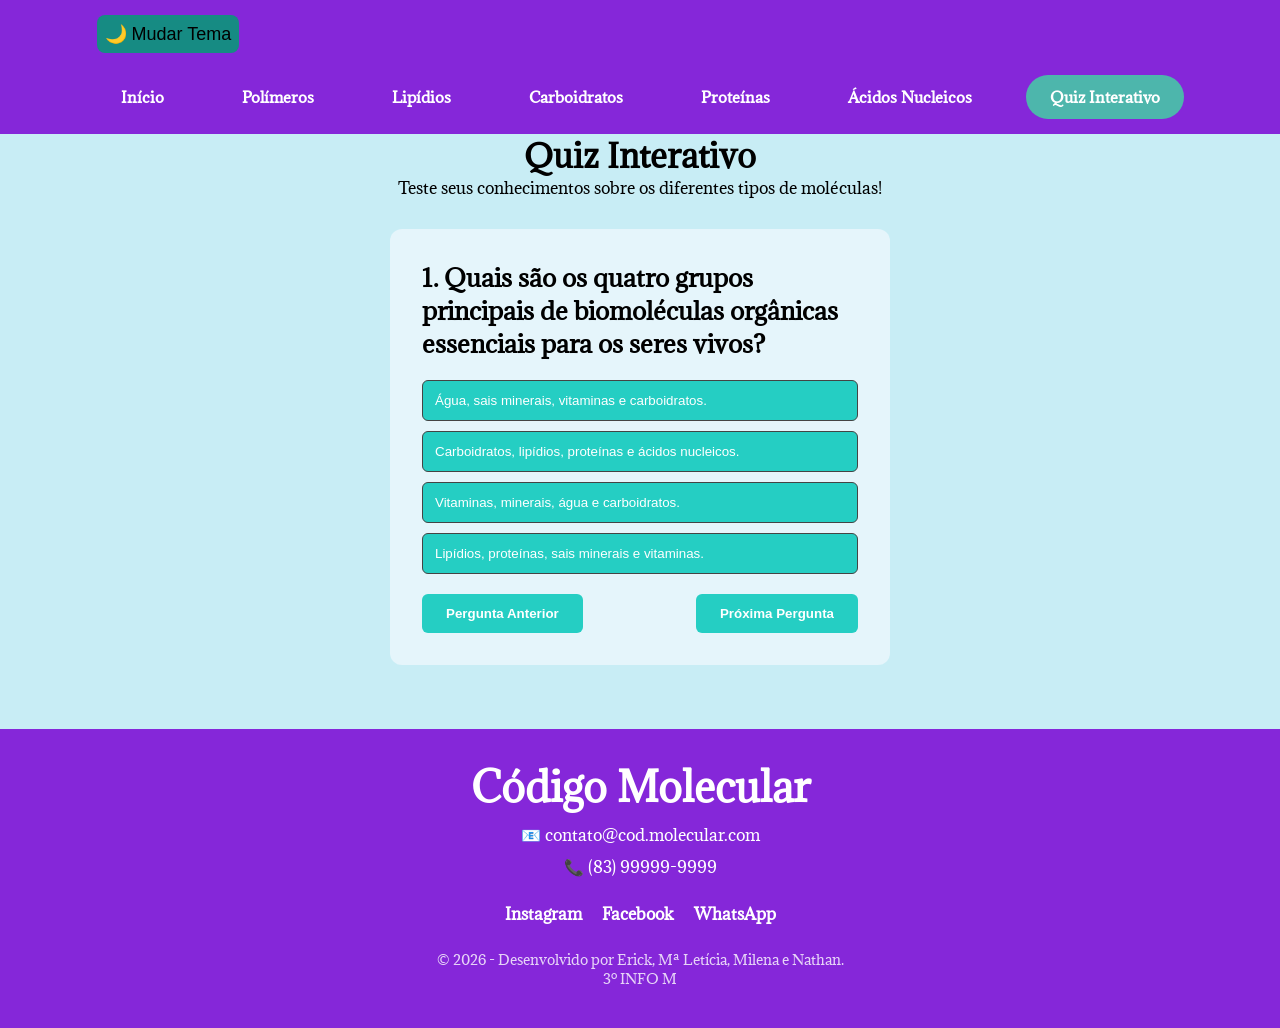
<file: quiz-interativo.html>
<!DOCTYPE html>
<html lang="pt-br">
<head>
    <meta charset="UTF-8">
    <meta name="viewport" content="width=device-width, initial-scale=1.0">
    <title>Código Molecular</title>
    <link rel="stylesheet" href="css/style.css">
    <script src="js/script.js" defer></script>
</head>
<body>
    <header class="topo">
        <section>
            <button id="botao-tema" aria-label="Ativar modo escuro"></button>
            <button id="botao-menu" aria-label="Abrir menu" aria-expanded="false">
                ☰
            </button>
            <nav id="menu">
                <a href="index.html">Início</a>
                <a href="polimeros.html">Polímeros</a>
                <a href="lipidios.html">Lipídios</a>
                <a href="carboidratos.html">Carboidratos</a>
                <a href="proteinas.html">Proteínas</a>
                <a href="acidos-nucleicos.html">Ácidos Nucleicos</a>
                <a href="quiz-interativo.html">Quiz Interativo</a>
            </nav>
        </section>
    </header>

    <div class="quiz">
        <h1>Quiz Interativo</h1>
        <p>Teste seus conhecimentos sobre os diferentes tipos de moléculas!</p>
    </div>

    <div id="quizCard">
        <h2 id="pergunta"></h2>
        <div id="opcoes" class="quizOpcoes"></div>
        <div class="controle">
            <button id="perguntaAnterior" class="botaoControle">Pergunta Anterior</button>
            <button id="proximaPergunta" class="botaoControle">Próxima Pergunta</button>
        </div>
    </div>

    <div id="confirmacao" class="modalConfirmacao">
        <h2>Confirmar respostas</h2>
        <p>Tem certeza que deseja confirmar suas respostas?</p>
        <div class="controle">
            <button id="confirmarRespostas" class="botaoControle">Confirmar</button>
            <button id="cancelarConfirmacao" class="botaoControle">Cancelar</button>
        </div>
    </div>

    <div class="resultadoCard" id="resultadoCard">
        <h2>Resultado</h2>
        <p id="resultado"></p>
        <button id="reiniciarQuiz" class="botaoControle">Reiniciar Quiz</button>

    </div>

        
    <footer id="contato">
        <h3>Código Molecular</h3>

        <p>📧 contato@cod.molecular.com</p>

        <p>📞 (83) 99999-9999</p>

        <div class="redes">
            <a href="#">Instagram</a>
            <a href="#">Facebook</a>
            <a href="#">WhatsApp</a>
        </div>

        <p class="copyright">
            © 2026 - Desenvolvido por Erick, Mª Letícia, Milena e Nathan. <br> 3º INFO M  
        </p>
    </footer>
</body>
</html>
</file>
<file: css/style.css>
@import url('https://fonts.googleapis.com/css2?family=Adamina&family=Alex+Brush&family=Archivo+Black&family=Merriweather:ital,opsz,wght@0,18..144,300..900;1,18..144,300..900&family=Montserrat:ital,wght@0,100..900;1,100..900&family=Playwrite+IE:wght@100..400&display=swap');

*{
    margin: 0;
    padding: 0;
    box-sizing: border-box;
}

body{
    font-family: "Adamina", sans-serif;
    background-color: #c8edf5;
}

.topo{
    background-color: #8527d9;
    padding: 15px;
    display: flex;
    justify-content: center;
    align-items: center;
}

#menu {
    display: flex;
    align-items: center;
    gap: 30px;
}

#menu a{
    color: white;
    text-decoration: none;
    border-radius: 30px;
    padding: 12px 24px;
    font-size: 15px;
    transition: color 0.3s;
    font-weight: bold;
}

#menu a:hover {
    color: #4db6ac;
}

.banner{
    background-image: url("../img/Logo CM em órbitas moleculares.png");
    background-size: cover;
    background-position: center;
    background-repeat: no-repeat;
    position: relative;
    min-height: 300px;
    width: 100%;
    display: flex;
    padding: 50px 6%;
    justify-content: center;
    align-items: flex-start;
}

.banner a{
    text-decoration: none;
}

.banner-content {
    position: relative;
    z-index: 2;
    color: #4db6ac;
    padding: 20px;
    width: 65%;
    margin-left: auto;
    text-align: center;
}

.banner-content h1{
    font-size: 48px;
    color: #123B70;
    margin-bottom: 15px;
}

.banner-content p{
    font-size: 20px;
    margin-bottom: 20px;
    color: rgb(12, 80, 92);
    text-align: justify;
}

.titulo{
    animation: trocarDeCor 2s infinite;
}

.botao{
    border: none;
    padding: 14px 28px;
    border-radius: 8px;
    cursor: pointer;
    font-size: 16px;
    transition: 0.3s;
    background-color: #01a8be;
    color: #f5f5f2;
    font-weight: bolder;
    text-align: center;
    animation: pulsar 2s infinite;
}

.botao:hover{
    transform: scale(1.05);
}

.filtros {
    display: flex;
    justify-content: center;
    align-items: center;
    gap: 15px;
    margin: 30px 0;
}

#buscar {
    width: 300px;
    padding: 12px;
    border: 1px solid #ccc;
    border-radius: 8px;
    font-size: 15px;
}

#ordenar {
    width: 180px;
    padding: 12px;
    border: 1px solid #ccc;
    border-radius: 8px;
    font-size: 15px;
    background-color: white;
    cursor: pointer;
}

#cartoes {
    display: grid;
    grid-template-columns: repeat(3, 1fr);
    gap: 20px;
    padding: 20px;
    margin: 10%;
    margin-top: 2%;
}

.card {
    background-color: #e5f5fb;
    color: #171717;
    border-radius: 10px;
    text-align: center;
    display: flex;
    flex-direction: column; 
    overflow: hidden; 
    padding: 15px;
}

.card:hover{
    transform: scale(1.05);
}

.card h2 {
    color: #8138f5;
    font-weight: bold;
    margin-top: 16px; 
    margin-bottom: 10px; 
}
.card img {
    width: 100%;
    display: block;
}

.btn {
    display: block;
    overflow: hidden;
    background-color: #8138f5;
    border: none;
    text-decoration: none;
    margin: 15px auto 0 auto;
    border-radius: 6px;
    padding: 10px 16px; 
    cursor: pointer;
    font-size: 14px;
    transition: 0.3s;
    color: #f5f5f2;
}

.btn:hover{
    transform: scale(1.05);
}

.polimeros, .impacto {
    background-color: #f1eafe; 
    display: flex;             
    align-items: flex-start;       
    justify-content: center;    
    gap: 40px;                
    padding: 60px 5%;          
    width: 100%;
}

.polimero-imagem{
    flex: 0 0 45%;             
    display: flex;
    justify-content: center;   
}

.imagem-polimero {
    max-width: 100%;           
    height: auto;             
    display: block;
    border-radius: 15px;      
    box-shadow: 0 4px 15px rgba(0,0,0,0.2);
    transition: 0.3s; 
}

.imagem-polimero:hover{
    transform: scale(1.05);
}

.polimero-texto {
    flex: 0 0 50%;             
    color: #123B70;           
    text-align: left;         
    box-sizing: border-box;    
}

.polimero-texto h3 {
    font-size: 14px;
    margin-top: auto;
    margin-bottom: 5px;
    color: #6e024a;           
    text-transform: uppercase;
    letter-spacing: 1.5px;
    font-weight: bold;
}

.polimero-texto p {
    font-size: 16px;
    margin-bottom: 25px;
    color: #231c27;
    line-height: 1.6;
    text-align: justify;       
}

.impacto .polimero-img02{
    flex: 0 0 45%;             
    display: flex;
    justify-content: center;   
}

.impacto-ambiental {
    max-width: 100%;           
    height: auto;             
    display: block;
    border-radius: 15px;      
    box-shadow: 0 4px 15px rgba(0,0,0,0.2);
    transition: 0.3s; 
}

.impacto-ambiental:hover{
    transform: scale(1.05);
}

.voltar-topo{
    position: fixed;
    bottom: 30px;
    right: 30px;
    width: 60px;
    height: 60px;
    background: #01a8be;
    color: white;
    text-decoration: none;
    border-radius: 50%;
    display: flex;
    justify-content: center;
    align-items: center;
    font-size: 30px;
    box-shadow: 0 5px 15px rgba(0,0,0,.2);
    transition: .3s;
    z-index: 999;
}

.voltar-topo:hover{
    transform: scale(1.1);
    background: #7b1fa2;
}

#contato{
    background-color: #8527d9;
    color: white;
    text-align: center;
    padding: 30px;
    margin-top: 5%;
}

#contato h3{
    font-size: 40px;
}

#contato p{
    margin: 10px 0;
}

.redes{
    margin: 25px 0;
    display: flex;
    justify-content: center;
    gap: 20px;
}

.redes a{
    color: white;
    text-decoration: none;
    font-weight: bold;
    transition: .3s;
}

.redes a:hover{
    color: rgb(112, 222, 255);
}

.copyright{
    font-size: 14px;
    opacity: .8;
}

@media (max-width: 1024px) {
    #menu {
        flex-wrap: wrap;
        justify-content: center;
        gap: 10px;
    }

    #menu a {
        padding: 10px 12px;
        font-size: 14px;
    }

    .banner {
        padding: 35px 4%;
    }

    .banner-content {
        width: 75%;
    }

    .banner-content h1 {
        font-size: 38px;
    }

    .banner-content p {
        font-size: 17px;
    }

    #cartoes {
        grid-template-columns: repeat(2, minmax(0, 1fr));
        gap: 20px;
        margin: 30px auto;
        padding: 0 25px;
    }

    #lista {
        grid-template-columns: repeat(2, minmax(0, 1fr));
        padding: 0 20px;
    }

    .polimeros,
    .impacto {
        gap: 25px;
        padding: 40px 4%;
    }

    .polimero-imagem,
    .impacto .polimero-img02 {
        flex: 0 0 45%;
        min-width: 0;
    }

    .polimero-texto {
        flex: 1;
        min-width: 0;
    }

    .polimero-texto p {
        font-size: 15px;
    }
}

@media (max-width: 768px) {
    .topo {
        padding: 12px;
    }

    #menu {
        flex-wrap: wrap;
        gap: 5px;
    }

    #menu a {
        padding: 8px 10px;
        font-size: 13px;
    }

    .banner {
        min-height: 250px;
        padding: 25px 15px;
        align-items: center;
        background-position: center;
    }

    .banner-content {
        width: 100%;
        margin: 0 auto;
        padding: 10px;
    }

    .banner-content h1 {
        font-size: 30px;
    }

    .banner-content p {
        font-size: 15px;
        text-align: left;
        line-height: 1.5;
    }

    .botao {
        padding: 12px 18px;
        font-size: 14px;
        text-align: center;
    }

    .filtros {
        flex-direction: column;
        align-items: stretch;
        gap: 10px;
        margin: 20px 0;
        padding: 0 20px;
    }

    #buscar,
    #ordenar {
        width: 100%;
        min-width: 0;
    }

    #cartoes {
        grid-template-columns: repeat(2, minmax(0, 1fr));
        gap: 15px;
        margin: 25px auto;
        padding: 0 15px;
    }

    .card {
        min-width: 0;
        padding: 12px;
    }

    .card h2 {
        font-size: 18px;
    }

    .card p {
        font-size: 14px;
        overflow-wrap: break-word;
    }

    .btn {
        padding: 10px;
        font-size: 13px;
    }

    .polimeros,
    .impacto {
        flex-direction: column;
        align-items: center;
        gap: 20px;
        padding: 30px 20px;
    }

    .polimero-imagem,
    .polimero-texto,
    .impacto .polimero-img02 {
        flex: 0 0 100%;
        width: 100%;
    }

    .polimero-texto {
        text-align: left;
    }

    .polimero-texto p {
        font-size: 15px;
        text-align: justify;
    }

    .imagem-polimero,
    .impacto-ambiental {
        width: 100%;
        height: auto;
    }

    #contato {
        padding: 30px 20px;
    }

    #contato h3 {
        font-size: 30px;
    }

    .redes {
        flex-wrap: wrap;
        gap: 15px;
    }

    .voltar-topo {
        width: 45px;
        height: 45px;
        right: 15px;
        bottom: 15px;
        font-size: 23px;
    }
}

.Lipidios,
.saude {
    background-color: #f1eafe;
    display: flex;
    align-items: flex-start;
    justify-content: center;
    gap: 50px;
    padding: 60px;
    width: 100%;
}

.Lipidio {
    flex: 0 0 45%;
    display: flex;
    justify-content: center;
}

.imagem-lipidio {
    width: 100%;
    height: auto;
    display: block;
    border-radius: 15px;
    box-shadow: 0 4px 15px rgba(0,0,0,0.2);
    transition: 0.3s;
}

.imagem-lipidio:hover {
    transform: scale(1.03);
}


.lipidio-texto {
    flex: 0 0 50%;
    color: #123B70;
    text-align: left;
    box-sizing: border-box;
}

.lipidio-texto h4 {
    font-size: 14px;
    margin-top: 25px;
    margin-bottom: 5px;
    color: #6e024a;
    text-transform: uppercase;
    letter-spacing: 1.5px;
    font-weight: bold;
}

.lipidio-texto p {
    font-size: 16px;
    margin-bottom: 25px;
    color: #231c27;
    line-height: 1.6;
    text-align: justify;
}

.saude {
    padding: 2px 5% 60px;
    gap: 40px;
    align-items: flex-start;
}

.lipidios-saude {
    flex: 0 0 45%;
    display: flex;
    justify-content: center;
}

.saude-humana {
    max-width: 100%;
    width: 100%;
    height: auto;
    display: block;
    border-radius: 15px;
    box-shadow: 0 4px 15px rgba(0,0,0,0.2);
    transition: 0.3s;
}

.saude-humana:hover {
    transform: scale(1.03);
}

.proteinas {
    background: #c8edf5;
    padding: 15px 8%;
    text-align: center;
}

.proteinas h1 {
    color: #7138D9;
    font-size: 30px;
    margin-bottom: 20px;
}

.proteinas p {
    color: #44364F;
    font-size: 17px;
    line-height: 1.7;
    max-width: 850px;
    margin: auto;
}

.proteina-card {
    background-color: #FFFFFF;
    padding: 25px;
    border-radius: 15px;
    box-shadow: 0 4px 15px rgba(113, 56, 217, 0.12);
    border-left: 5px solid #A45BEA;
    transition: 0.3s;
}

.proteina-card:hover {
    transform: translateY(-5px);
    box-shadow: 0 8px 20px rgba(113, 56, 217, 0.2);
}

.proteina-card h2 {
    color: #7138D9;
    font-size: 21px;
    margin-bottom: 15px;
}

.proteina-card p {
    color: #44364F;
    font-size: 15px;
    line-height: 1.7;
    margin-bottom: 12px;
    text-align: justify;
}

.proteina-card img {
    width: 100%;
    max-height: 280px;
    object-fit: contain;
    display: block;
    margin: 20px auto 0;
    border-radius: 10px;
}

@media (max-width: 1024px) {

    .Lipidios,
    .saude {
        gap: 25px;
        padding: 40px 4%;
    }

    .Lipidio,
    .lipidios-saude {
        flex: 0 0 45%;
        min-width: 0;
    }

    .lipidio-texto {
        flex: 1;
        min-width: 0;
    }

    .lipidio-texto p {
        font-size: 15px;
    }
}

@media (max-width: 768px) {

    .Lipidios,
    .saude {
        flex-direction: column;
        align-items: center;
        gap: 25px;
        padding: 32px 22px;
    }

    .Lipidio,
    .lipidio-texto,
    .lipidios-saude {
        flex: 0 0 100%;
        width: 100%;
    }

    .lipidio-texto {
        text-align: left;
    }

    .lipidio-texto p {
        font-size: 16px;
        text-align: justify;
    }

    .imagem-lipidio,
    .saude-humana {
        width: 100%;
        height: auto;
    }
}

.Carboidratos,
.classificacao {
    background-color: #f1eafe;
    display: flex;
    align-items: flex-start;
    justify-content: center;
    gap: 46px;
    padding: 60px 5%;
    width: 100%;
    box-sizing: border-box;
}

.Carboidrato {
    flex: 0 0 45%;
    display: flex;
    justify-content: center;
}

.imagem-carboidratos {
    width: 100%;
    height: auto;
    display: block;
    border-radius: 18px;
    box-shadow: 0 4px 15px rgba(0,0,0,0.2);
    transition: 0.4s;
}

.imagem-carboidratos:hover {
    transform: scale(1.03);
}

.carboidratos-texto {
    flex: 0 0 50%;
    color: #123B70;
    text-align: left;
    box-sizing: border-box;
}

.carboidratos-texto h4,
.carboidratos-texto h5 {
    font-size: 17px;
    margin-top: 27px;
    margin-bottom: 7px;
    color: #6e024a;
    font-weight: bold;
}

.carboidratos-texto h4:first-child {
    margin-top: 0;
}

.carboidratos-texto p {
    font-size: 16px;
    margin-bottom: 20px;
    color: #231c27;
    line-height: 1.6;
    text-align: justify;
}

.classificacao {
    padding: 4px 5% 60px;
    gap: 40px;
}

.carboidratos-img {
    flex: 0 0 45%;
    display: flex;
    justify-content: center;
}

.clasificacao-carb {
    max-width: 100%;
    width: 100%;
    height: auto;
    display: block;
    border-radius: 20px;
    box-shadow: 0 4px 15px rgba(0,0,0,0.2);
    transition: 0.3s;
}

.clasificacao-carb:hover {
    transform: scale(1.03);
}

@media (max-width: 1024px) {

    .Carboidratos,
    .classificacao {
        gap: 25px;
        padding: 40px 4%;
    }

    .Carboidrato,
    .carboidratos-img {
        flex: 0 0 48%;
        min-width: 0;
    }

    .carboidratos-texto {
        flex: 1;
        min-width: 0;
    }

    .carboidratos-texto p {
        font-size: 13px;
    }
}

@media (max-width: 768px) {

    .Carboidratos,
    .classificacao {
        flex-direction: column;
        align-items: center;
        gap: 20px;
        padding: 30px 20px;
    }

    .Carboidrato,
    .carboidratos-img,
    .carboidratos-texto {
        flex: 0 0 100%;
        width: 100%;
    }

    .carboidratos-texto {
        text-align: left;
    }

    .carboidratos-texto p {
        font-size: 15px;
        text-align: justify;
    }

    .imagem-carboidratos,
    .clasificacao-carb {
        width: 100%;
        height: auto;
    }
}

.resumo-acidos {
    background: white;
    margin: 30px 1%;
    padding: 30px;
    border-radius: 20px;
    border-left: 6px solid #A45BEA;
    box-shadow: 0 4px 15px rgba(113, 56, 217, 0.12);
}

.resumo-acidos h2 {
    color: #7138D9;
    font-size: 28px;
    margin-bottom: 20px;
}

.resumo-acidos p {
    color: #44364F;
    font-size: 18px;
    line-height: 1.7;
    margin-bottom: 15px;
    text-align: justify;
}

.conteudo-extra {
    display: none;
}

.conteudo-extra.aberto {
    display: block;
}

.botao-expandir {
    background: #7138D9;
    color: white;
    border: none;
    padding: 12px 25px;
    border-radius: 10px;
    cursor: pointer;
    font-size: 16px;
    margin-top: 8px;
    transition: 0.3s;
}

.botao-expandir:hover {
    background: #168FE5;
}

@media (max-width: 768px) {

    .resumo-acidos {
        margin: 20px 15px;
        padding: 22px;
    }

    .resumo-acidos h2 {
        font-size: 23px;
    }

    .resumo-acidos p {
        font-size: 16px;
    }

}

#menu a.ativo {
    color: white;
    background-color: #4db6ac;
    border-radius: 30px;
    font-weight: bold;
}

.curiosidade {
    background-color: #e8f5f3;
    border-left: 5px solid #168b83;
    margin: 30px 1%;
    padding: 30px;
    border-radius: 10px;
}

.curiosidade h2 {
    color: #168b83;
    margin-bottom: 10px;
}

.curiosidade p {
    line-height: 1.6;
}

.curiosidade .fonte {
    font-size: 13px;
    margin-top: 15px;
}

#botao-menu {
    display: none;
    background: none;
    border: none;
    color: white;
    font-size: 30px;
    cursor: pointer;
}

@media (max-width: 768px) {

    .topo section {
        display: flex;
        flex-direction: column;
        align-items: stretch;
    }

    #botao-menu {
        display: block;
        margin: 10px 0 10px 10px;
        align-self: flex-start;
    }

    #menu {
        display: none;
        flex-direction: column;
        width: 100%;
        gap: 10px;
        padding: 10px;
    }

    #menu.aberto {
        display: flex;
    }

    #menu a {
        width: 100%;
        text-align: center;
    }
}

#botao-tema {
    border: none;
    margin-bottom: 2%;
    font-size: 18px;
    cursor: pointer;
    padding: 8px;
    border-radius: 8px;
    cursor: pointer;
    background-color: #168b83;
}

body.escuro {
    background-color: #181818;
    color: #eeeeee;
}

body.escuro .topo {
    background-color: #222222;
}

body.escuro .polimeros,
body.escuro .impacto,
body.escuro .resumo-acidos,
body.escuro .Carboidratos,
body.escuro .classificacao,
body.escuro .Lipidios,
body.escuro .saude {
    background-color: #292929;
    color: #eeeeee;
}

body.escuro p,
body.escuro h1,
body.escuro h2,
body.escuro h3,
body.escuro h4,
body.escuro h5 {
    color: #eeeeee;
}

body.escuro .card {
    background-color: #333333;
    color: #eeeeee;
}

body.escuro #buscar,
body.escuro #ordenar {
    background-color: #333333;
    color: white;
}

body.escuro footer {
    background-color: #222222;
    color: #eeeeee;
}

body.escuro a {
    color: #80cbc4;
}

body.escuro .botao-expandir {
    background-color: #59409a;
    color: white;
}

.escuro .curiosidade{
    background-color: #123B70;
}

.escuro .proteinas h1{
    color: #171717;
}

.escuro .banner h1, 
.escuro .banner p{
    color: #171717;
}

.quiz {
    text-align: center;
}

#quizCard {
    background-color: #e5f5fb;
    padding: 32px;
    margin: 30px auto;
    border-radius: 12px;
    width: 90%;
    max-width: 500px;
}

.escuro #quizCard {
    background-color: #333333;
    color: #eeeeee;
}


.quizOpcoes {
    display: flex;
    flex-direction: column;
    gap: 10px;
    margin: 20px 0;
}

.botaoOpcao {
    background-color: #25cec3;
    color: white;
    border: 1px solid #444;
    padding: 12px;
    border-radius: 6px;
    cursor: pointer;
    text-align: left;
    transition: 0.2s;
}

.escuro .botaoOpcao {
    background-color: #424242;
    color: white;
    border: 1px solid #fff8f8;
}

.botaoOpcao:hover {
    background-color: #87c7f5;
}

.escuro .botaoOpcao:hover {
    background-color: #777575;
}

.botaoOpcao.selecionada {
    background-color: #168FE5;
    font-weight: bold;
}

.controle {
    display: flex;
    justify-content: space-between;
    margin-top: 20px;
}

.botaoControle {
    background-color: #25cec3;
    color: white;
    border: none;
    padding: 12px 24px;
    border-radius: 6px;
    cursor: pointer;
    font-weight: bold;
}

.escuro .botaoControle {
    background-color: #424242;
    color: white;
}

.botaoControle:hover {
   border: 1px solid #f3eded;
}

.modalConfirmacao {
    position: fixed;
    display: none;
    background-color: #e5f5fb;
    text-align: center;
    padding: 38px;
    border-radius: 12px;
    width: 90%;
    max-width: 600px;
    top: 50%;
    left: 50%;
    transform: translate(-50%, -50%);
    z-index: 1000;
    box-shadow: 0 4px 20px rgba(0, 0, 0, 0.7);
}

.escuro .modalConfirmacao {
    background-color: #333333;
    color: #eeeeee;
}


.resultadoCard {
    display: none;
    background-color: #e5f5fb;
    text-align: center;
    padding: 32px;
    margin: 30px auto;
    border-radius: 12px;
    width: 90%;
    max-width: 500px;
}

.escuro .resultadoCard {
    background-color: #333333;
    color: #eeeeee;
}

.botaoFala {
    position: fixed;
    bottom: 30px;
    left: 30px;
    background-color: #25cec3;
    color: white;
    border: none;
    padding: 12px 24px;
    border-radius: 6px;
    cursor: pointer;
    font-weight: bold;
}

.escuro .botaoFala {
    background-color: #424242;
    color: white;
}

.exemplos {
   text-align: center;
   margin: 30px auto;
}

.slider {
    display: flex;
    align-items: center;
    justify-content: center;
    gap: 10px;
}

.janelaSlider{
    width: 600px;
    max-width: 600px;
    overflow: hidden;
}

.imagensSlider {
    display: flex;
    transition: 0.5s ease ;
}

.imagensSlider img {
    width: 600px;
    height: 300px;
    border-radius: 10px;
    object-fit: cover; 
    flex-shrink: 0;
}

@keyframes pulsar {
    0% {
        transform: scale(1);
        box-shadow: 0 0 0 0 rgba(0, 230, 118, 0.7);
    }
    70% {
        transform: scale(1.05);
        box-shadow: 0 0 0 15px rgba(0, 230, 118, 0);
    }
    100% {
        transform: scale(1);
        box-shadow: 0 0 0 0 rgba(0, 230, 118, 0);
    }
}

@keyframes trocarDeCor {
    0% {
        color: #25cec3;
    }
    50% {
        color: #168FE5;
    }
    100% {
        color: #25cec3;
    }
}
</file>
